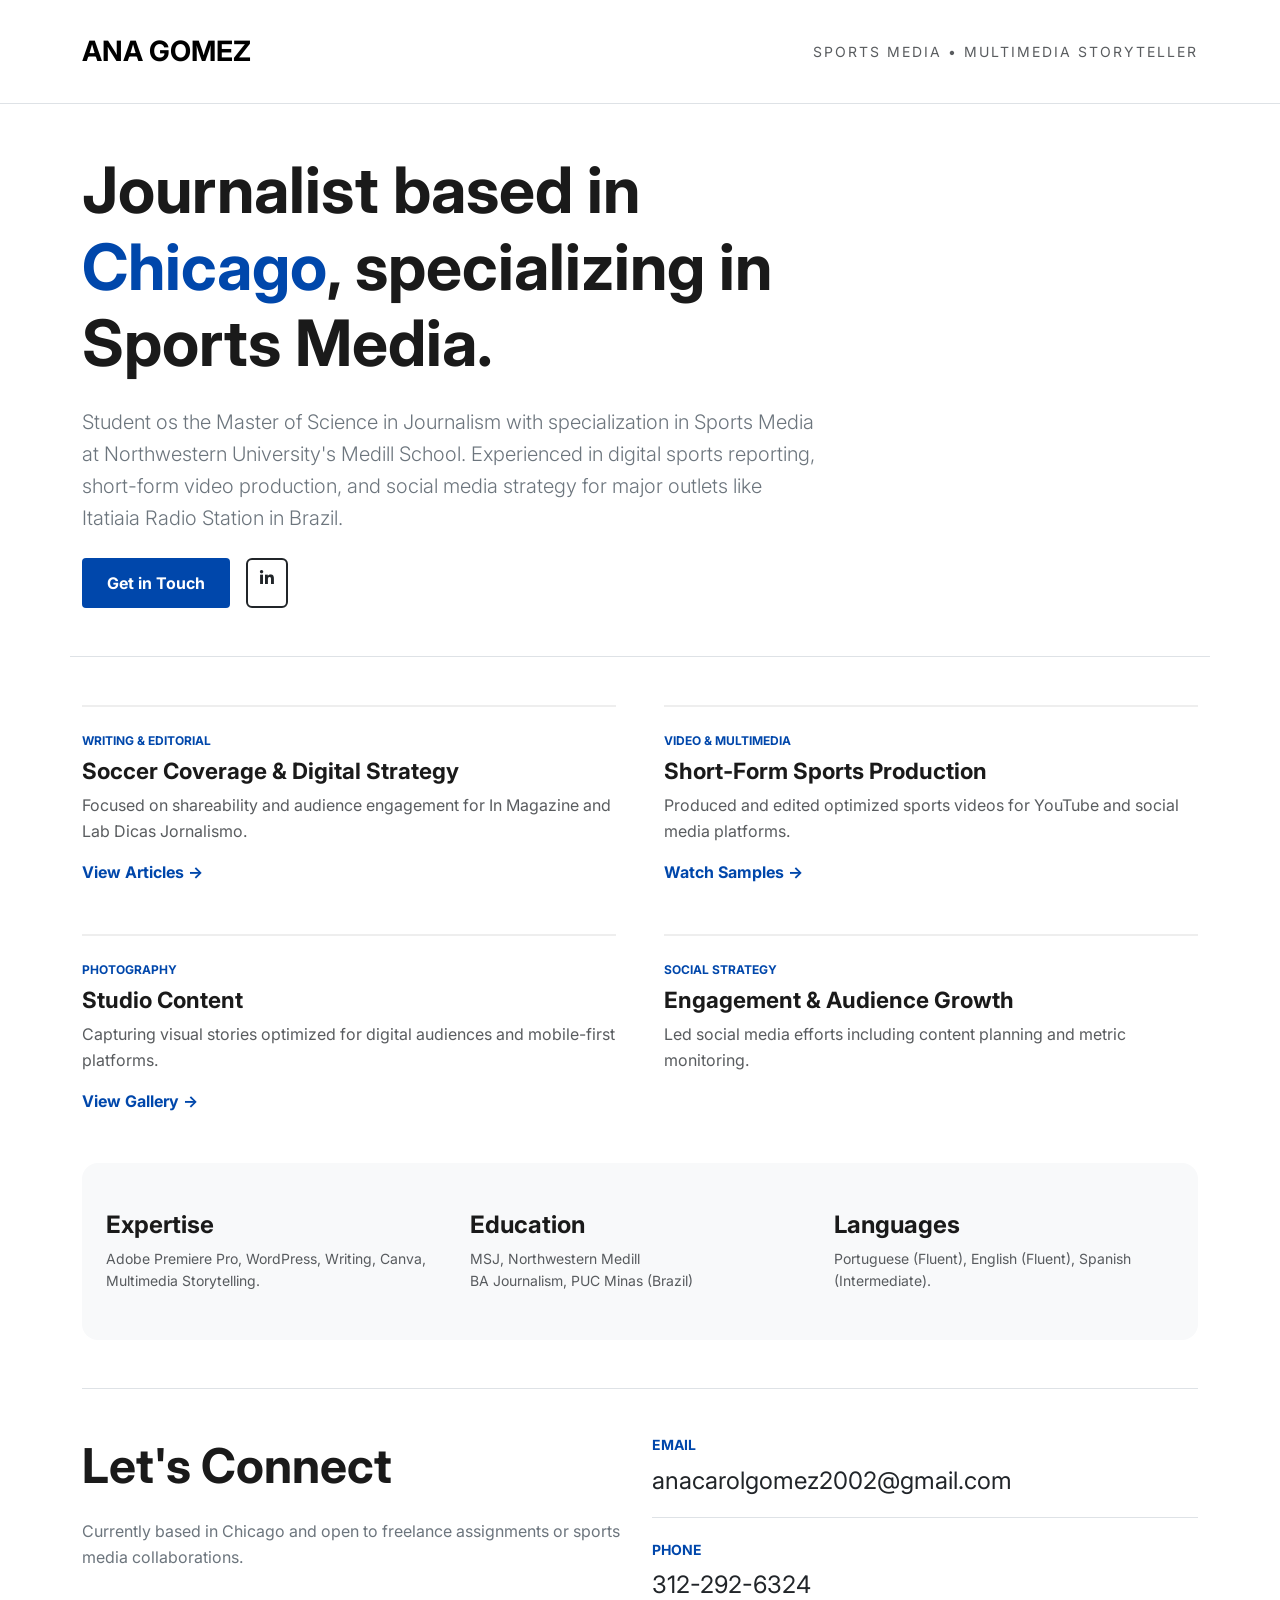
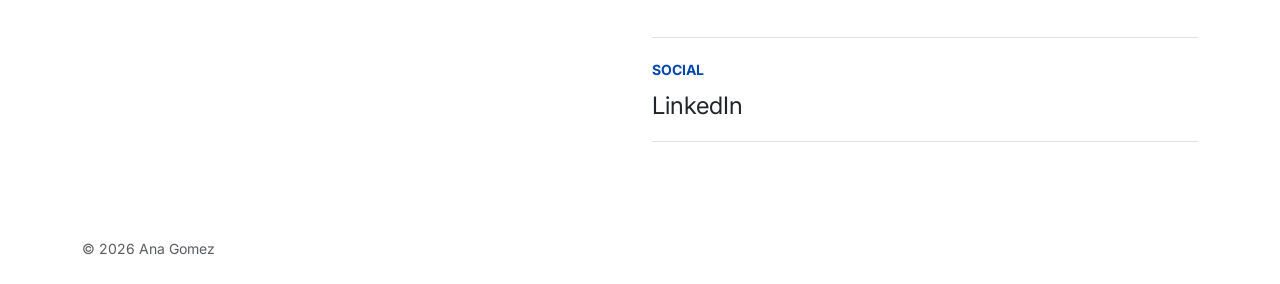
<file: index.html>
<!DOCTYPE html>
<html lang="en">

<head>
    <!-- Basic Meta Tags -->
    <meta charset="UTF-8">
    <meta name="viewport" content="width=device-width, initial-scale=1.0">
    <meta http-equiv="X-UA-Compatible" content="ie=edge">

    <title>Ana Gomez | Sports Journalist</title>
    <meta name="description"
        content="A concise, compelling description of your page (150-160 characters). This appears in search engine results.">
    <meta name="keywords" content="keyword1, keyword2, keyword3, relevant search terms">
    <meta name="author" content="Author or Company Name">

    <!-- Favicon -->
    <link rel="icon" href="/favicon.ico">
    <link rel="apple-touch-icon" sizes="180x180" href="/apple-touch-icon.png">
    <link rel="icon" type="image/png" sizes="32x32" href="/favicon-32x32.png">
    <link rel="icon" type="image/png" sizes="16x16" href="/favicon-16x16.png">

    <!-- Open Graph Meta Tags (Facebook, LinkedIn) -->
    <meta property="og:type" content="website">
    <meta property="og:url" content="https://www.yourdomain.com/current-page-url">
    <meta property="og:title" content="Compelling Title for Social Sharing">
    <meta property="og:description"
        content="A concise, compelling description for social media sharing (usually 2-4 sentences).">
    <meta property="og:image"
        content="https://teal-right-clownfish-557.mypinata.cloud/ipfs/bafybeigeoweqpqnnhlmgbx6ymj25aapciltg7ps6be2wbchlxenivyui2q">
    <meta property="og:image:alt" content="Description of what's in the image">
    <meta property="og:site_name" content="Your Site Name">
    <meta property="og:locale" content="en_US">

    <!-- Twitter Meta Tags -->
    <meta name="twitter:card" content="summary_large_image">
    <meta name="twitter:site" content="@yourtwitterhandle">
    <meta name="twitter:creator" content="@authorstwitterhandle">
    <meta name="twitter:title" content="Compelling Title for Social Sharing">
    <meta name="twitter:description"
        content="A concise, compelling description for social media sharing (usually 2-4 sentences).">
    <meta name="twitter:image"
        content="https://teal-right-clownfish-557.mypinata.cloud/ipfs/bafybeigeoweqpqnnhlmgbx6ymj25aapciltg7ps6be2wbchlxenivyui2q">
    <meta name="twitter:image:alt" content="Description of what's in the image">

    <!-- Stylesheets / Scripts -->
    <link href="https://cdn.jsdelivr.net/npm/bootstrap@5.3.0/dist/css/bootstrap.min.css" rel="stylesheet">
    <link href="https://fonts.googleapis.com/css2?family=Inter:wght@300;400;700&display=swap" rel="stylesheet">
    <link rel="stylesheet" href="https://cdnjs.cloudflare.com/ajax/libs/font-awesome/6.0.0/css/all.min.css">
    <link rel="stylesheet" href="style.css">
</head>

<body>

    <nav class="navbar navbar-expand-lg navbar-light bg-white py-4 sticky-top border-bottom">
        <div class="container">
            <a class="navbar-brand fw-bold fs-3 text-uppercase" href="#">Ana Gomez</a>
            <div class="ms-auto d-none d-lg-block">
                <span class="text-muted small text-uppercase ls-2">Sports Media • Multimedia Storyteller</span>
            </div>
        </div>
    </nav>

    <main class="container">
        <header class="row py-5 border-bottom mb-5">
            <div class="col-lg-8">
                <h1 class="display-3 fw-bold mb-4">Journalist based in <span class="text-blue">Chicago</span>,
                    specializing in Sports Media.</h1>
                <p class="lead text-secondary mb-4">
                    Student os the Master of Science in Journalism with specialization in Sports Media at Northwestern
                    University's Medill School.
                    Experienced in digital sports reporting, short-form video production, and social media strategy for
                    major outlets like Itatiaia Radio Station in Brazil.
                </p>
                <div class="d-flex gap-3">
                    <a href="#contact-section" class="btn btn-blue px-4">Get in Touch</a>
                    <a href="https://www.linkedin.com/in/ana-gomez-621b8a233/" target="_blank"
                        class="btn btn-outline-dark border-2"><i class="fab fa-linkedin-in"></i></a>
                </div>
            </div>
        </header>

        <section id="work" class="mb-5">
            <div class="row g-5">
                <div class="col-md-6">
                    <div class="portfolio-item">
                        <div class="item-category">Writing & Editorial</div>
                        <h3 class="fw-bold">Soccer Coverage & Digital Strategy</h3>
                        <p class="text-muted">Focused on shareability and audience engagement for In Magazine and Lab
                            Dicas Jornalismo.</p>
                        <a href="#" class="text-blue fw-bold text-decoration-none">View Articles →</a>
                    </div>
                </div>

                <div class="col-md-6">
                    <div class="portfolio-item">
                        <div class="item-category">Video & Multimedia</div>
                        <h3 class="fw-bold">Short-Form Sports Production</h3>
                        <p class="text-muted">Produced and edited optimized sports videos for YouTube and social media
                            platforms.</p>
                        <a href="#" class="text-blue fw-bold text-decoration-none">Watch Samples →</a>
                    </div>
                </div>

                <div class="col-md-6">
                    <div class="portfolio-item">
                        <div class="item-category">Photography</div>
                        <h3 class="fw-bold">Studio Content</h3>
                        <p class="text-muted">Capturing visual stories optimized for digital audiences and mobile-first
                            platforms.</p>
                        <a href="#" class="text-blue fw-bold text-decoration-none">View Gallery →</a>
                    </div>
                </div>

                <div class="col-md-6">
                    <div class="portfolio-item">
                        <div class="item-category">Social Strategy</div>
                        <h3 class="fw-bold">Engagement & Audience Growth</h3>
                        <p class="text-muted">Led social media efforts including content planning and metric monitoring.
                        </p>
                    </div>
                </div>
            </div>
        </section>

        <section class="py-5 bg-light px-4 rounded-4 mb-5">
            <div class="row">
                <div class="col-md-4">
                    <h4 class="fw-bold">Expertise</h4>
                    <p class="small text-muted mb-0">Adobe Premiere Pro, WordPress, Writing, Canva, Multimedia
                        Storytelling.</p>
                </div>
                <div class="col-md-4">
                    <h4 class="fw-bold">Education</h4>
                    <p class="small text-muted mb-0">MSJ, Northwestern Medill<br>BA Journalism, PUC Minas (Brazil)</p>
                </div>
                <div class="col-md-4">
                    <h4 class="fw-bold">Languages</h4>
                    <p class="small text-muted mb-0">Portuguese (Fluent), English (Fluent), Spanish (Intermediate).</p>
                </div>
            </div>
        </section>

        <section id="contact-section" class="py-5 border-top">
            <div class="row">
                <div class="col-lg-6">
                    <h2 class="display-5 fw-bold mb-4">Let's Connect</h2>
                    <p class="text-secondary mb-5">Currently based in Chicago and open to freelance assignments or
                        sports media collaborations.</p>
                </div>
                <div class="col-lg-6">
                    <div class="mb-4 border-bottom pb-3">
                        <h5 class="text-uppercase small fw-bold text-blue">Email</h5>
                        <a href="mailto:anacarolgomez2002@gmail.com"
                            class="fs-4 text-dark text-decoration-none">anacarolgomez2002@gmail.com</a>
                    </div>
                    <div class="mb-4 border-bottom pb-3">
                        <h5 class="text-uppercase small fw-bold text-blue">Phone</h5>
                        <p class="fs-4 text-dark">312-292-6324</p>
                    </div>
                    <div class="mb-4 border-bottom pb-3">
                        <h5 class="text-uppercase small fw-bold text-blue">Social</h5>
                        <a href="https://www.linkedin.com/in/ana-gomez-621b8a233/" target="_blank"
                            class="fs-4 text-dark text-decoration-none me-3">LinkedIn</a>
                    </div>
                </div>
            </div>
        </section>
    </main>

    <footer class="container py-4">
        <p class="text-muted small mb-0">© 2026 Ana Gomez</p>
    </footer>

    <script src="https://cdn.jsdelivr.net/npm/bootstrap@5.3.0/dist/js/bootstrap.bundle.min.js"></script>
    <script src="script.js"></script>
</body>

</html>
</file>
<file: style.css>
:root {
  --primary-blue: #0047AB; /* Deep Blue as requested */
  --light-gray: #f8f9fa;
  --text-dark: #1a1a1a;
}

/* Smooth scrolling enabled */
html {
  scroll-behavior: smooth;
}

body {
  font-family: 'Inter', sans-serif;
  color: var(--text-dark);
  background-color: #fff;
  line-height: 1.6;
}

.text-blue {
  color: var(--primary-blue);
}

.btn-blue {
  background-color: var(--primary-blue);
  color: white;
  border-radius: 4px;
  padding: 12px 30px;
  font-weight: bold;
  transition: opacity 0.2s;
}

.btn-blue:hover {
  background-color: var(--primary-blue);
  opacity: 0.9;
  color: white;
}

.ls-2 {
  letter-spacing: 2px;
}

/* Portfolio Item Styling (Inspired by zachwise.com) */
.portfolio-item {
  border-top: 2px solid #eee;
  padding-top: 1.5rem;
  transition: all 0.3s ease;
}

.item-category {
  font-size: 0.75rem;
  font-weight: 700;
  text-transform: uppercase;
  color: var(--primary-blue);
  margin-bottom: 0.5rem;
}

.portfolio-item h3 {
  font-size: 1.4rem;
  margin-bottom: 0.5rem;
}

.portfolio-item:hover {
  border-top-color: var(--primary-blue);
}

#contact-section a:hover {
  color: var(--primary-blue) !important;
  text-decoration: underline !important;
}

/* Responsive adjustments */
@media (max-width: 768px) {
  .display-3 { font-size: 2.5rem; }
}
</file>
